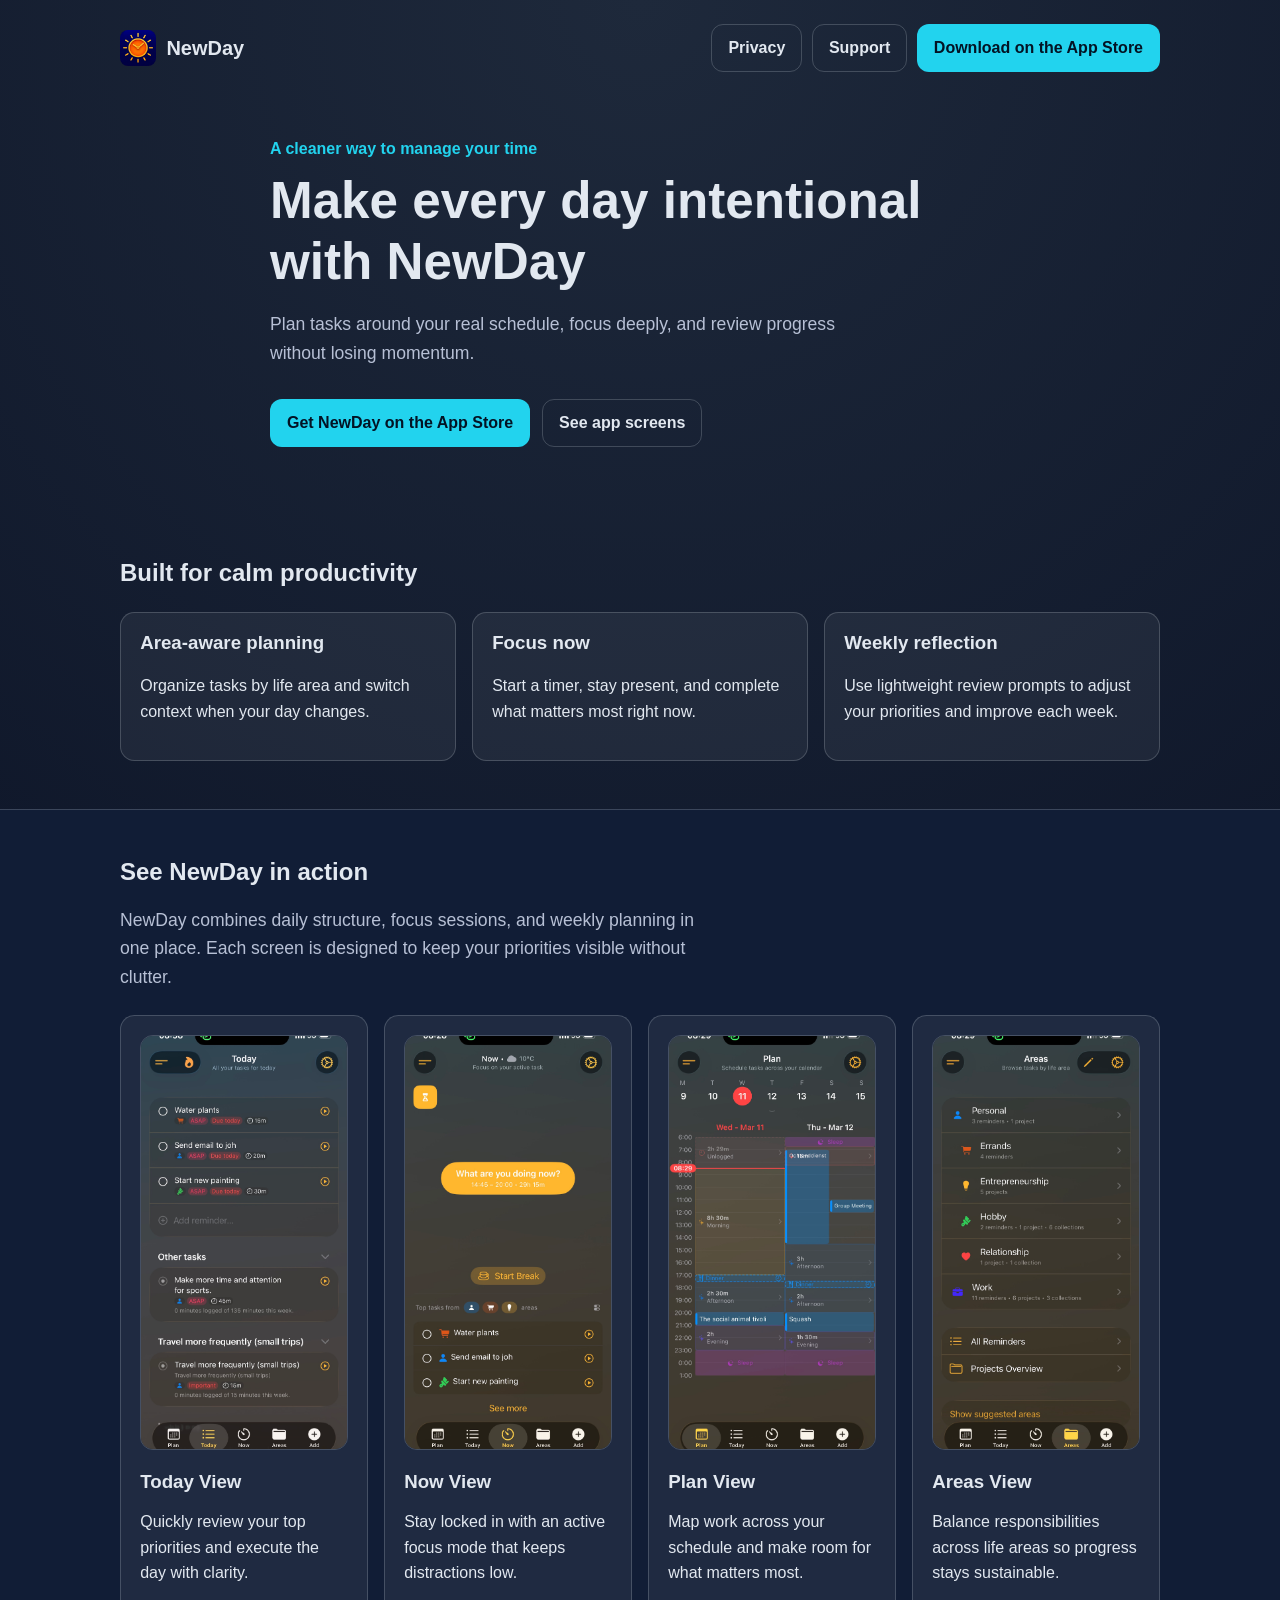
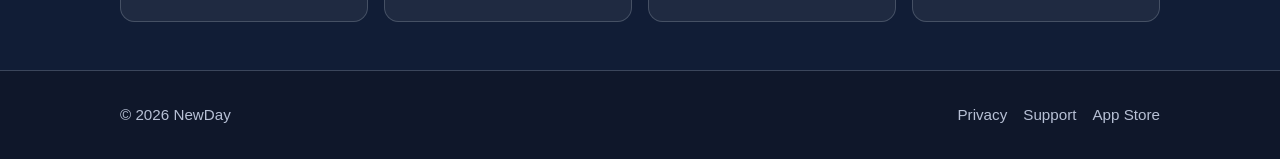
<file: index.html>
<!doctype html>
<html lang="en">
  <head>
    <meta charset="UTF-8" />
    <meta name="viewport" content="width=device-width, initial-scale=1.0" />
    <title>NewDay | Focus on What Matters</title>
    <meta
      name="description"
      content="NewDay helps you plan your priorities, stay focused, and review progress with intention."
    />
    <link rel="stylesheet" href="styles.css" />
  </head>
  <body>
    <header class="hero">
      <nav class="nav container">
        <a class="brand" href="#top" aria-label="NewDay home">
          <img class="brand__logo" src="1024.png" alt="NewDay app logo" />
          <span>NewDay</span>
        </a>
        <div class="nav__links">
          <a class="button button--ghost" href="privacy.html">Privacy</a>
          <a class="button button--ghost" href="support.html">Support</a>
          <a
            class="button"
            href="https://apps.apple.com/app/id6754460979"
            target="_blank"
            rel="noreferrer"
            >Download on the App Store</a
          >
        </div>
      </nav>
      <section class="hero__content container" id="top">
        <p class="eyebrow">A cleaner way to manage your time</p>
        <h1>Make every day intentional with NewDay</h1>
        <p class="subtitle">
          Plan tasks around your real schedule, focus deeply, and review progress without losing momentum.
        </p>
        <div class="cta-row">
          <a class="button" href="https://apps.apple.com/app/id6754460979" target="_blank" rel="noreferrer"
            >Get NewDay on the App Store</a
          >
          <a class="button button--ghost" href="#screens">See app screens</a>
        </div>
      </section>
    </header>

    <main>
      <section id="features" class="section container">
        <h2>Built for calm productivity</h2>
        <div class="grid">
          <article class="card">
            <h3>Area-aware planning</h3>
            <p>Organize tasks by life area and switch context when your day changes.</p>
          </article>
          <article class="card">
            <h3>Focus now</h3>
            <p>Start a timer, stay present, and complete what matters most right now.</p>
          </article>
          <article class="card">
            <h3>Weekly reflection</h3>
            <p>Use lightweight review prompts to adjust your priorities and improve each week.</p>
          </article>
        </div>
      </section>

      <section id="screens" class="section section--alt">
        <div class="container">
          <h2>See NewDay in action</h2>
          <p class="subtitle">
            NewDay combines daily structure, focus sessions, and weekly planning in one place. Each screen is designed
            to keep your priorities visible without clutter.
          </p>
          <div class="screen-grid">
            <article class="screen-card">
              <img src="TodayView.jpg" alt="Today view showing prioritized daily tasks" />
              <h3>Today View</h3>
              <p>Quickly review your top priorities and execute the day with clarity.</p>
            </article>
            <article class="screen-card">
              <img src="NowView.jpg" alt="Now view with active focus timer" />
              <h3>Now View</h3>
              <p>Stay locked in with an active focus mode that keeps distractions low.</p>
            </article>
            <article class="screen-card">
              <img src="PlanView.jpg" alt="Plan view for scheduling and organizing tasks" />
              <h3>Plan View</h3>
              <p>Map work across your schedule and make room for what matters most.</p>
            </article>
            <article class="screen-card">
              <img src="Areas.jpg" alt="Areas view organizing tasks by life category" />
              <h3>Areas View</h3>
              <p>Balance responsibilities across life areas so progress stays sustainable.</p>
            </article>
          </div>
        </div>
      </section>
    </main>

    <footer class="footer">
      <div class="container footer__content">
        <span>© <span id="year"></span> NewDay</span>
        <div class="footer__links">
          <a href="privacy.html">Privacy</a>
          <a href="support.html">Support</a>
          <a href="https://apps.apple.com/app/id6754460979" target="_blank" rel="noreferrer">App Store</a>
        </div>
      </div>
    </footer>

    <script src="script.js"></script>
  </body>
</html>
</file>
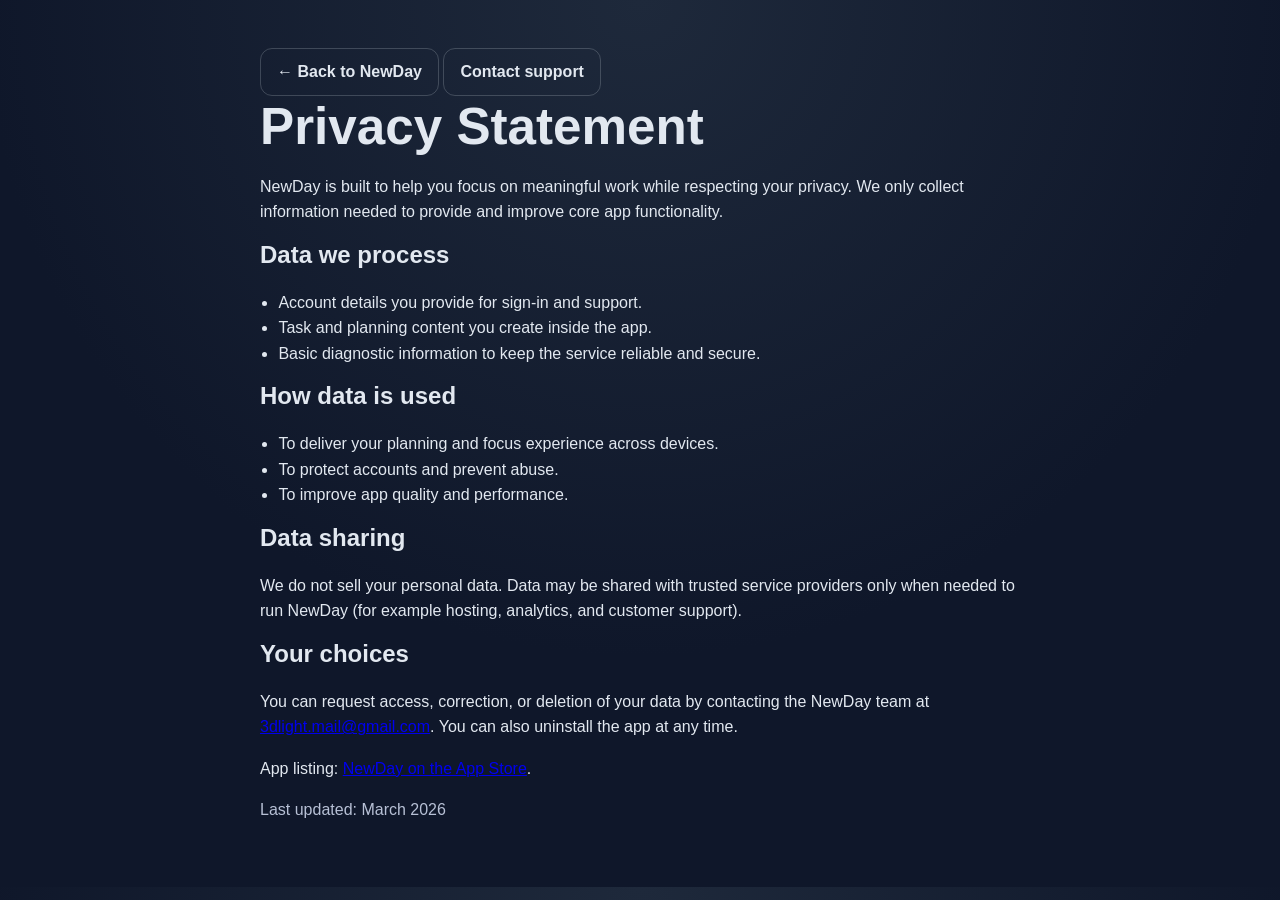
<file: privacy.html>
<!doctype html>
<html lang="en">
  <head>
    <meta charset="UTF-8" />
    <meta name="viewport" content="width=device-width, initial-scale=1.0" />
    <title>NewDay Privacy Statement</title>
    <meta name="description" content="Privacy statement for the NewDay app and website." />
    <link rel="stylesheet" href="styles.css" />
  </head>
  <body>
    <main class="section container legal">
      <a class="button button--ghost" href="index.html">← Back to NewDay</a>
      <a class="button button--ghost" href="support.html">Contact support</a>
      <h1>Privacy Statement</h1>
      <p>
        NewDay is built to help you focus on meaningful work while respecting your privacy. We only collect information
        needed to provide and improve core app functionality.
      </p>

      <h2>Data we process</h2>
      <ul>
        <li>Account details you provide for sign-in and support.</li>
        <li>Task and planning content you create inside the app.</li>
        <li>Basic diagnostic information to keep the service reliable and secure.</li>
      </ul>

      <h2>How data is used</h2>
      <ul>
        <li>To deliver your planning and focus experience across devices.</li>
        <li>To protect accounts and prevent abuse.</li>
        <li>To improve app quality and performance.</li>
      </ul>

      <h2>Data sharing</h2>
      <p>
        We do not sell your personal data. Data may be shared with trusted service providers only when needed to run
        NewDay (for example hosting, analytics, and customer support).
      </p>

      <h2>Your choices</h2>
      <p>
        You can request access, correction, or deletion of your data by contacting the NewDay team at
        <a href="mailto:3dlight.mail@gmail.com?subject=NewDay%20Privacy%20Request">3dlight.mail@gmail.com</a>.
        You can also uninstall the app at any time.
      </p>

      <p>
        App listing: <a href="https://apps.apple.com/app/id6754460979" target="_blank" rel="noreferrer">NewDay on
        the App Store</a>.
      </p>

      <p class="muted">Last updated: March 2026</p>
    </main>
  </body>
</html>
</file>
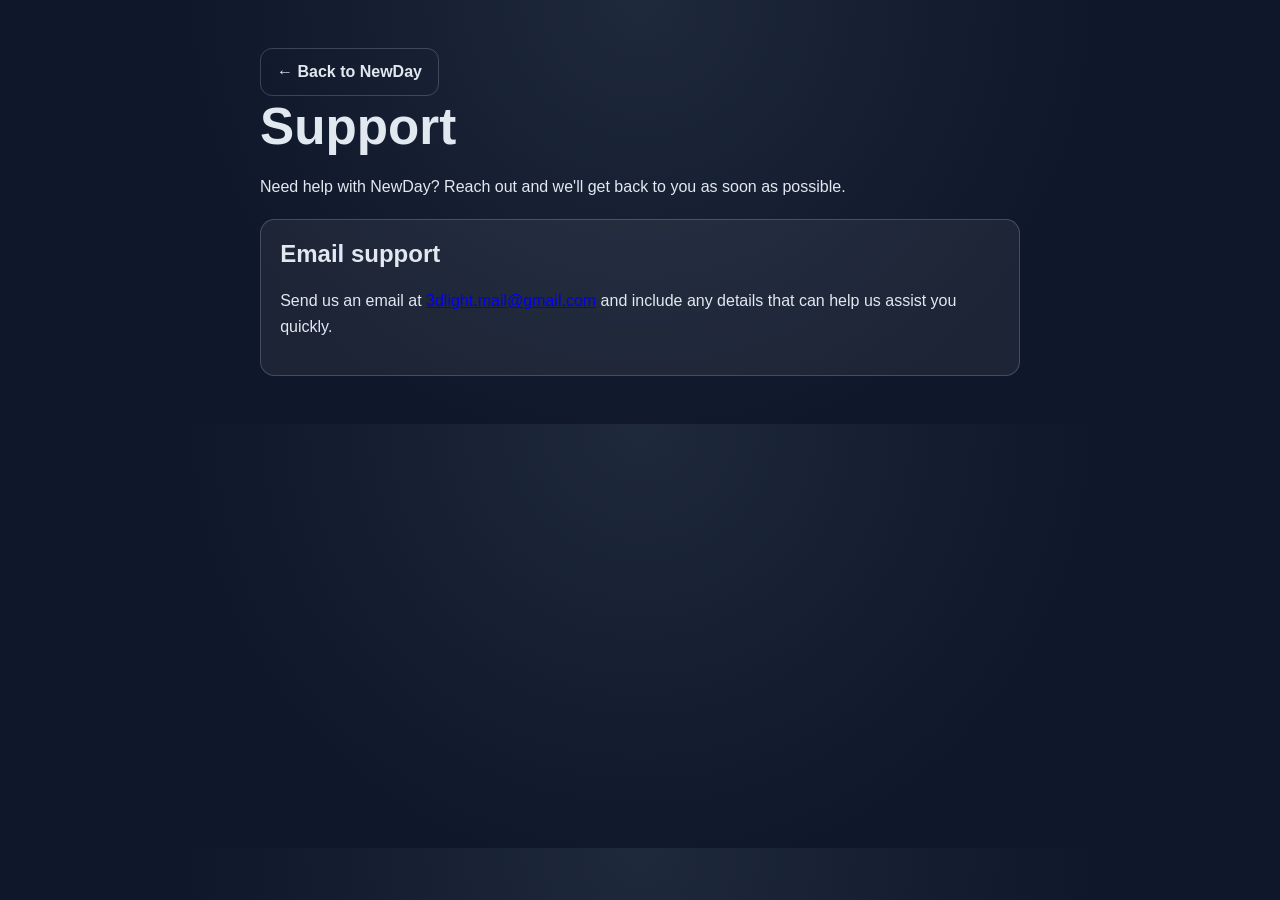
<file: support.html>
<!doctype html>
<html lang="en">
  <head>
    <meta charset="UTF-8" />
    <meta name="viewport" content="width=device-width, initial-scale=1.0" />
    <title>NewDay Support</title>
    <meta name="description" content="Contact NewDay support for help with the app." />
    <link rel="stylesheet" href="styles.css" />
  </head>
  <body>
    <main class="section container legal">
      <a class="button button--ghost" href="index.html">← Back to NewDay</a>
      <h1>Support</h1>
      <p>
        Need help with NewDay? Reach out and we'll get back to you as soon as possible.
      </p>

      <div class="card support-card">
        <h2>Email support</h2>
        <p>
          Send us an email at
          <a href="mailto:3dlight.mail@gmail.com?subject=NewDay%20Support">3dlight.mail@gmail.com</a>
          and include any details that can help us assist you quickly.
        </p>
      </div>
    </main>
  </body>
</html>
</file>
<file: styles.css>
:root {
  --bg: #0f172a;
  --bg-soft: #111d36;
  --text: #e2e8f0;
  --muted: #b7c0d5;
  --primary: #22d3ee;
  --primary-strong: #06b6d4;
  --card: rgba(255, 255, 255, 0.06);
  --border: rgba(226, 232, 240, 0.2);
}

* {
  box-sizing: border-box;
}

body {
  margin: 0;
  font-family: Inter, -apple-system, BlinkMacSystemFont, "Segoe UI", sans-serif;
  background: radial-gradient(circle at top, #1e293b 0%, var(--bg) 60%);
  color: var(--text);
  line-height: 1.6;
}

.container {
  width: min(1040px, 92%);
  margin: 0 auto;
}

.hero {
  padding: 1.5rem 0 4rem;
}

.nav {
  display: flex;
  justify-content: space-between;
  align-items: center;
  gap: 0.9rem;
  flex-wrap: wrap;
}

.brand {
  font-size: 1.25rem;
  font-weight: 700;
  text-decoration: none;
  color: var(--text);
  display: inline-flex;
  align-items: center;
  gap: 0.65rem;
}

.brand__logo {
  width: 36px;
  height: 36px;
  border-radius: 8px;
  object-fit: cover;
}

.nav__links {
  display: flex;
  gap: 0.6rem;
  flex-wrap: wrap;
}

.hero__content {
  margin-top: 4rem;
  max-width: 740px;
}

.eyebrow {
  color: var(--primary);
  font-weight: 600;
  margin-bottom: 0.5rem;
}

h1,
h2,
h3 {
  line-height: 1.2;
  margin-top: 0;
}

h1 {
  font-size: clamp(2rem, 4vw, 3.4rem);
  margin-bottom: 1rem;
}

.subtitle {
  color: var(--muted);
  font-size: 1.1rem;
  max-width: 60ch;
}

.cta-row {
  margin-top: 2rem;
  display: flex;
  gap: 0.75rem;
  flex-wrap: wrap;
}

.button {
  display: inline-flex;
  align-items: center;
  justify-content: center;
  border-radius: 0.75rem;
  padding: 0.65rem 1rem;
  color: #031324;
  background: var(--primary);
  text-decoration: none;
  font-weight: 600;
  border: 1px solid transparent;
  transition: 0.2s ease;
}

.button:hover {
  background: var(--primary-strong);
}

.button--ghost {
  color: var(--text);
  background: transparent;
  border-color: var(--border);
}

.button--ghost:hover {
  border-color: var(--primary);
  color: var(--primary);
  background: rgba(34, 211, 238, 0.08);
}

.section {
  padding: 3rem 0;
}

.grid {
  margin-top: 1.5rem;
  display: grid;
  grid-template-columns: repeat(auto-fit, minmax(210px, 1fr));
  gap: 1rem;
}

.card,
.screen-card {
  background: var(--card);
  border: 1px solid var(--border);
  border-radius: 0.9rem;
  padding: 1.2rem;
}

.section--alt {
  background: var(--bg-soft);
  border-top: 1px solid var(--border);
  border-bottom: 1px solid var(--border);
}

.screen-grid {
  margin-top: 1.5rem;
  display: grid;
  grid-template-columns: repeat(auto-fit, minmax(210px, 1fr));
  gap: 1rem;
}

.screen-card img {
  width: 100%;
  aspect-ratio: 9 / 18;
  object-fit: cover;
  border-radius: 0.8rem;
  border: 1px solid var(--border);
}

.screen-card h3 {
  margin-top: 0.8rem;
  margin-bottom: 0.35rem;
}

.footer {
  padding: 2rem 0;
}

.footer__content {
  display: flex;
  justify-content: space-between;
  align-items: center;
  gap: 1rem;
  flex-wrap: wrap;
  color: var(--muted);
  font-size: 0.95rem;
}

.footer__links {
  display: inline-flex;
  gap: 1rem;
}

.footer__links a {
  color: var(--muted);
  text-decoration: none;
}

.footer__links a:hover {
  color: var(--primary);
}

.legal {
  max-width: 760px;
}

.legal ul {
  padding-left: 1.15rem;
}

.muted {
  color: var(--muted);
}

code {
  background: rgba(255, 255, 255, 0.1);
  border-radius: 0.35rem;
  padding: 0.1rem 0.35rem;
}


.support-card {
  margin-top: 1.25rem;
}
</file>
